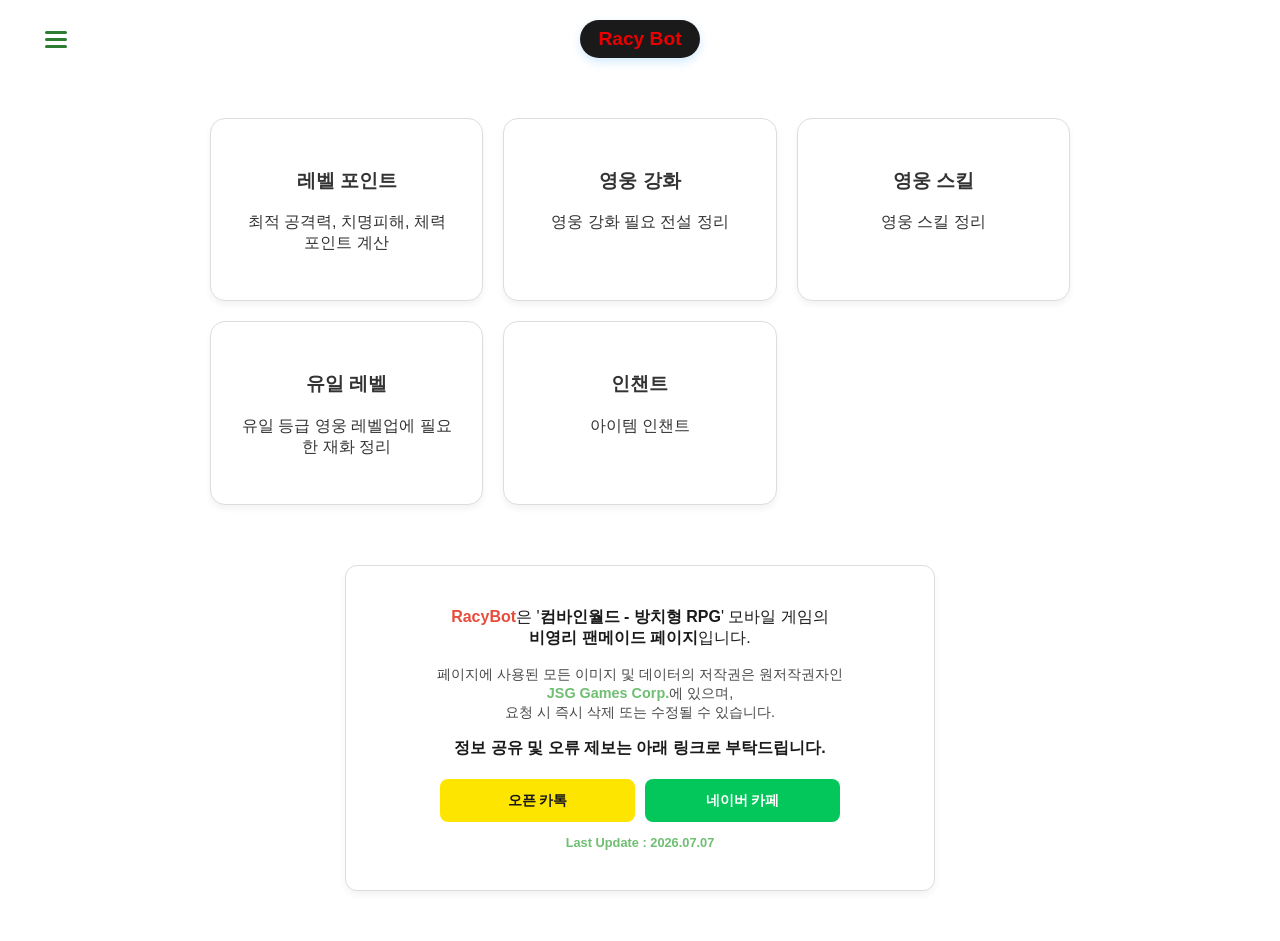
<file: index.html>
<!DOCTYPE html>
<html lang="ko">

<head>
    <meta charset="UTF-8">
    <meta name="viewport" content="width=device-width, initial-scale=1.0">
    <title>CWAPE</title>
    <link rel="stylesheet" href="style.css">
    <link rel="icon" href="./favicon.png" type="image/png">
</head>

<body>
    <header class="main-header">
        <div class="header-inner">
            <div class="nav-section left">
                <button class="hamburger-btn" onclick="toggleNavMenu()">
                    <span class="bar"></span>
                    <span class="bar"></span>
                    <span class="bar"></span>
                </button>

                <div id="navDropdown" class="nav-content">
                    <a href="statcalc.html">레벨 포인트</a>
                    <a href="hero-legend.html">영웅 강화</a>
                    <a href="hero-skill.html">영웅 스킬</a>
                    <a href="one-level.html">유일 레벨</a>
                    <a href="enchant.html">인챈트</a>

                    <div class="menu-dark-mode">
                        <span class="theme-text">Dark Mode</span>
                        <label class="theme-switch">
                            <input type="checkbox" id="darkModeToggle">
                            <div class="slider round"></div>
                        </label>
                    </div>
                </div>
            </div>

            <div class="nav-section center">
                <a href="index.html" class="logo-badge">Racy Bot</a>
            </div>

            <div class="nav-section right"></div>
        </div>
    </header>

    <div class="container">

        <div class="menu-grid">
            <a href="statcalc.html" class="menu-tile">
                <h3>레벨 포인트</h3>
                <p>최적 공격력, 치명피해, 체력 포인트 계산</p>
            </a>

            <a href="hero-legend.html" class="menu-tile">
                <h3>영웅 강화</h3>
                <p>영웅 강화 필요 전설 정리</p>
            </a>

            <a href="hero-skill.html" class="menu-tile">
                <h3>영웅 스킬</h3>
                <p>영웅 스킬 정리</p>
            </a>

            <a href="one-level.html" class="menu-tile">
                <h3>유일 레벨</h3>
                <p>유일 등급 영웅 레벨업에 필요한 재화 정리</p>
            </a>

            <a href="enchant.html" class="menu-tile">
                <h3>인챈트</h3>
                <p>아이템 인챈트</p>
            </a>
        </div>
    </div>

    <section class="info-section">
        <div class="info-card">
            <p>
                <span class="brand-name">RacyBot</span>은 '<b>컴바인월드 - 방치형 RPG</b>' 모바일 게임의<br>
                <b>비영리 팬메이드 페이지</b>입니다.
            </p>
            <p style="font-size: 0.9rem; color: var(--text); opacity: 0.8; margin-bottom: 15px;">
                페이지에 사용된 모든 이미지 및 데이터의 저작권은 원저작권자인 <br>
                <span style="color: var(--primary); font-weight: bold;">JSG Games Corp.</span>에 있으며,<br>요청 시 즉시 삭제 또는
                수정될 수 있습니다.
            </p>
            <p style="font-weight: 600; margin-bottom: 20px;">
                정보 공유 및 오류 제보는 아래 링크로 부탁드립니다.
            </p>

            <div class="contact-area">
                <div class="button-group">
                    <a href="https://open.kakao.com/o/swQLu1gc" target="_blank" class="link-btn kakao">
                        오픈 카톡
                    </a>
                    <a href="https://cafe.naver.com/combineworld/6894" target="_blank" class="link-btn cafe">
                        네이버 카페
                    </a>
                </div>
            </div>

            <p style="font-size: 0.8rem; color: var(--text); opacity: 0.8; margin-bottom: 15px;">
                <span style="color: var(--primary); font-weight: bold;">Last Update : 2026.07.07</span>
            </p>
        </div>
    </section>

    <script src="script.js"></script>
</body>

</html>
</file>
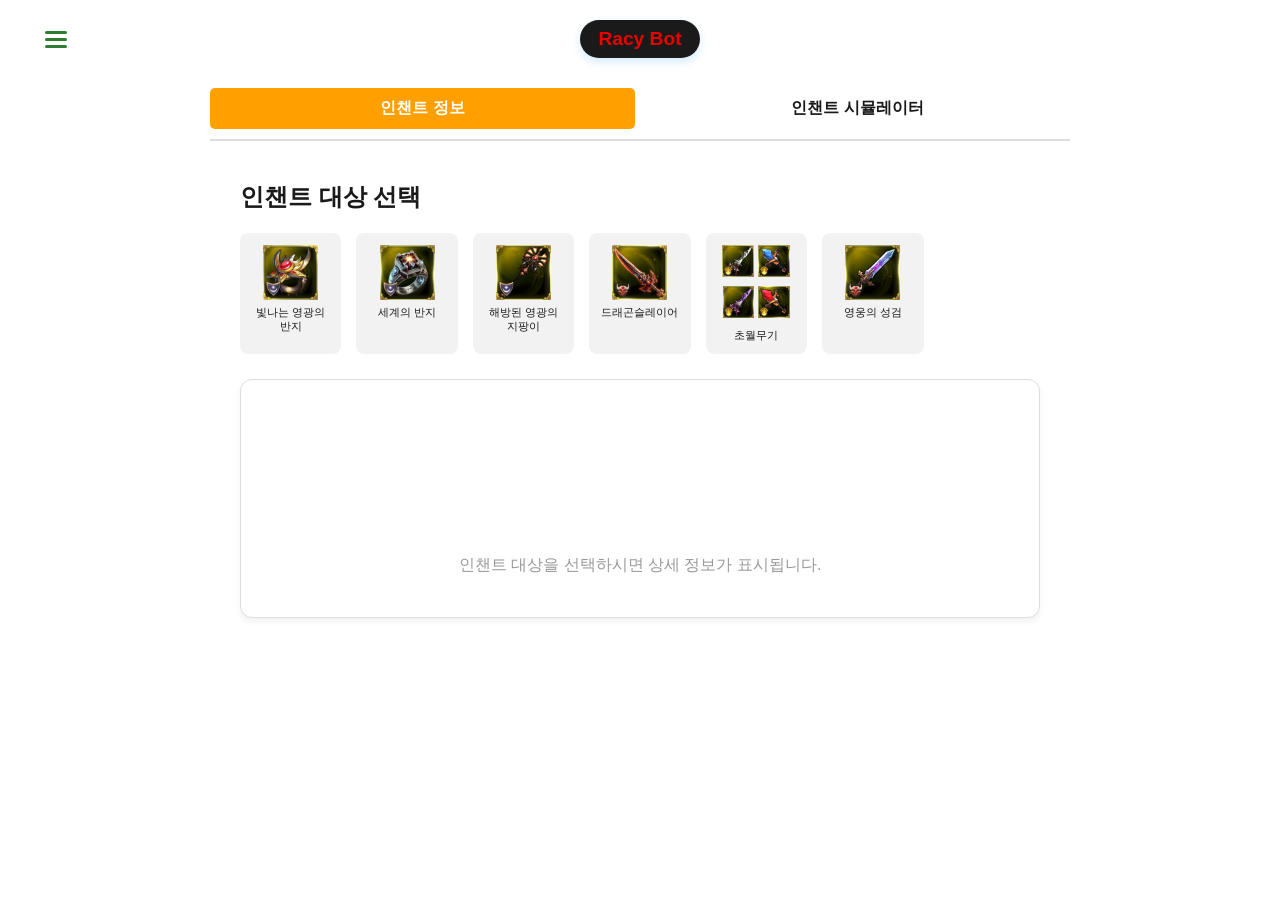
<file: enchant.html>
<!DOCTYPE html>
<html lang="ko">

<head>
    <meta charset="UTF-8">
    <meta name="viewport" content="width=device-width, initial-scale=1.0">
    <title>RacyBot</title>
    <link rel="stylesheet" href="style.css">
    <link rel="icon" href="./favicon.png" type="image/png">
</head>

<body>
    <header class="main-header">
        <div class="header-inner">
            <div class="nav-section left">
                <button class="hamburger-btn" onclick="toggleNavMenu()">
                    <span class="bar"></span>
                    <span class="bar"></span>
                    <span class="bar"></span>
                </button>

                <div id="navDropdown" class="nav-content">
                    <a href="statcalc.html">레벨 포인트</a>
                    <a href="hero-legend.html">영웅 강화</a>
                    <a href="hero-skill.html">영웅 스킬</a>
                    <a href="one-level.html">유일 레벨</a>
                    <a href="enchant.html">인챈트</a>

                    <div class="menu-dark-mode">
                        <span class="theme-text">Dark Mode</span>
                        <label class="theme-switch">
                            <input type="checkbox" id="darkModeToggle">
                            <div class="slider round"></div>
                        </label>
                    </div>
                </div>
            </div>

            <div class="nav-section center">
                <a href="index.html" class="logo-badge">Racy Bot</a>
            </div>

            <div class="nav-section right"></div>
        </div>
    </header>

    <div class="container">
        <div class="tab-menu">
            <button class="tab-btn active" onclick="switchTab('info-tab')">인챈트 정보</button>
            <button class="tab-btn" onclick="switchTab('sim-tab')">인챈트 시뮬레이터</button>
        </div>

        <div id="info-tab" class="tab-content active">
            <div class="enchant-layout">
                <aside class="enchant-list-side">
                    <h2>인챈트 대상 선택</h2>
                    <div id="enchant-item-list" class="enchant-grid">
                    </div>
                </aside>

                <main class="enchant-detail-side">
                    <div id="enchant-detail-card" class="detail-card">
                        <p class="placeholder-text">인챈트 대상을 선택하시면 상세 정보가 표시됩니다.</p>
                    </div>
                </main>
            </div>
        </div>

        <div id="sim-tab" class="tab-content">
            <div class="simulator-layout">
                <!-- 기존 sim-selector-zone 영역을 찾아서 아래 코드로 교체하세요 -->
                <div class="sim-selector-zone"
                    style="margin-bottom: 20px; font-size: 1.05rem; display: flex; align-items: center; justify-content: space-between; flex-wrap: wrap; gap: 10px;">
                    <div>
                        <label for="sim-target-select" style="font-weight: bold;">대상 아이템 선택 : </label>
                        <select id="sim-target-select" onchange="initSimulator()">
                        </select>
                    </div>

                    <!-- ✨ 이펙트 On/Off 토글 추가 -->
                    <div style="display: flex; align-items: center; gap: 10px;">
                        <span style="font-size: 0.95rem; font-weight: bold; color: var(--text);">이펙트 표시</span>
                        <label class="theme-switch">
                            <input type="checkbox" id="sim-effect-toggle" onchange="document.getElementById('sim-result-display').classList.toggle('effects-on', this.checked)">
                            <div class="slider round"></div>
                        </label>
                    </div>
                </div>
                <div class="sim-main-box">
                    <div class="sim-craft-section">
                        <div id="sim-materials-display" class="sim-materials">
                        </div>
                        <button class="action-btn" onclick="runSimulation()">인챈트 시작</button>
                    </div>
                    <div class="sim-result-section">
                        <div id="sim-result-display" class="sim-result-card">
                            <p class="placeholder-text" style="color: gray; font-size: 0.95rem;">대상 아이템을 선택하고 인챈트 버튼을
                                누르면 랜덤 옵션 결과가 표시됩니다.</p>
                        </div>
                    </div>
                </div>
            </div>
        </div>
    </div>

    <script src="enchant.js"></script>


    <script src="script.js"></script>
</body>

</html>
</file>
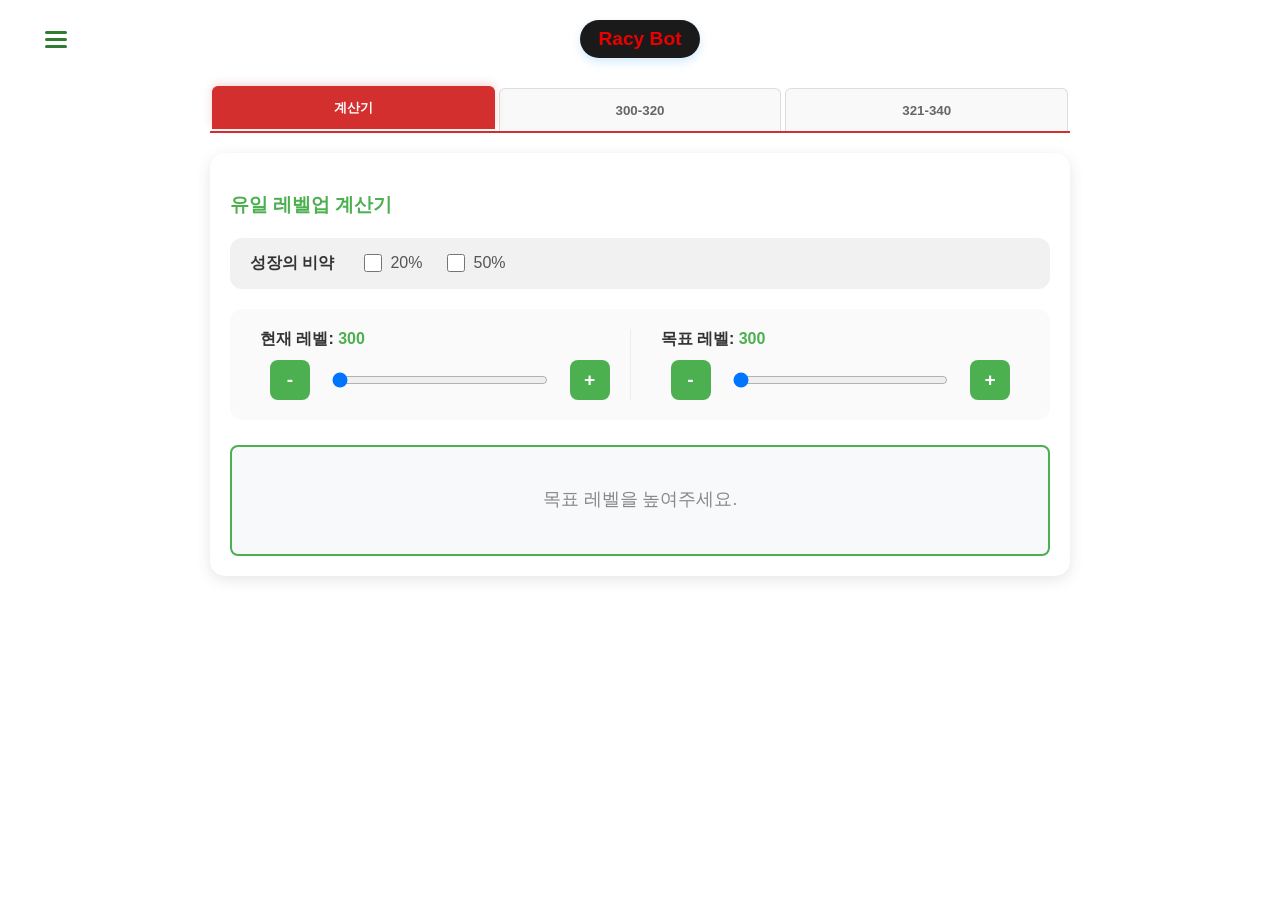
<file: one-level.html>
<!DOCTYPE html>
<html lang="ko">

<head>
    <meta charset="UTF-8">
    <meta name="viewport" content="width=device-width, initial-scale=1.0">
    <title>RacyBot</title>
    <link rel="stylesheet" href="style.css">
    <link rel="icon" href="./favicon.png" type="image/png">
</head>

<body>
    <header class="main-header">
        <div class="header-inner">
            <div class="nav-section left">
                <button class="hamburger-btn" onclick="toggleNavMenu()">
                    <span class="bar"></span>
                    <span class="bar"></span>
                    <span class="bar"></span>
                </button>

                <div id="navDropdown" class="nav-content">
                    <a href="statcalc.html">레벨 포인트</a>
                    <a href="hero-legend.html">영웅 강화</a>
                    <a href="hero-skill.html">영웅 스킬</a>
                    <a href="one-level.html">유일 레벨</a>
                    <a href="enchant.html">인챈트</a>

                    <div class="menu-dark-mode">
                        <span class="theme-text">Dark Mode</span>
                        <label class="theme-switch">
                            <input type="checkbox" id="darkModeToggle">
                            <div class="slider round"></div>
                        </label>
                    </div>
                </div>
            </div>

            <div class="nav-section center">
                <a href="index.html" class="logo-badge">Racy Bot</a>
            </div>

            <div class="nav-section right"></div>
        </div>
    </header>

    <div class="container">
        <div class="tab-container one-page-tabs">
            <button class="one-tab-btn active" onclick="changeOneTab('계산', this)">계산기</button>
            <button class="one-tab-btn" onclick="changeOneTab('300', this)">300-320</button>
            <button class="one-tab-btn" onclick="changeOneTab('321', this)">321-340</button>
        </div>

        <div id="one-table-view" class="view-section" style="display: none;">
            <div class="one-table-wrapper">
                <table class="one-level-table">
                    <thead>
                        <tr id="one-table-head"></tr>
                    </thead>
                    <tbody id="one-table-body"></tbody>
                </table>
            </div>
        </div>

        <div id="one-calc-view" class="view-section">
            <div class="calc-card">
                <h3 style="color: #4CAF50; margin-bottom: 20px;">유일 레벨업 계산기</h3>

                <div class="potion-row">
                    <label class="potion-title">성장의 비약</label>
                    <div class="potion-options">
                        <label class="potion-item">
                            <input type="checkbox" class="dc-check" value="0.2" onclick="handleOneDcCheck(this)">
                            <span>20%</span>
                        </label>
                        <label class="potion-item">
                            <input type="checkbox" class="dc-check" value="0.5" onclick="handleOneDcCheck(this)">
                            <span>50%</span>
                        </label>
                    </div>
                </div>

                <div class="level-container">
                    <div class="level-box">
                        <label class="level-label">현재 레벨: <span id="displayCurr">300</span></label>
                        <div class="slider-wrapper">
                            <button class="adjust-btn" onclick="adjustOneLv('curr', -1)">-</button>
                            <input type="range" id="sliderCurr" min="300" max="340" value="300"
                                oninput="syncOneLv('curr')">
                            <button class="adjust-btn" onclick="adjustOneLv('curr', 1)">+</button>
                        </div>
                    </div>

                    <div class="level-box">
                        <label class="level-label">목표 레벨: <span id="displayTarget">300</span></label>
                        <div class="slider-wrapper">
                            <button class="adjust-btn" onclick="adjustOneLv('target', -1)">-</button>
                            <input type="range" id="sliderTarget" min="300" max="340" value="300"
                                oninput="syncOneLv('target')">
                            <button class="adjust-btn" onclick="adjustOneLv('target', 1)">+</button>
                        </div>
                    </div>
                </div>

                <div id="one-calc-result" class="result-box" style="margin-top: 25px; border: 2px solid #4CAF50;">
                </div>
            </div>
        </div>

        <div id="one-table-view" class="view-section" style="display: none;">
            <div class="table-container">
                <table class="upgrade-table">
                    <thead>
                        <tr id="one-table-head"></tr>
                    </thead>
                    <tbody id="one-table-body"></tbody>
                </table>
            </div>
        </div>
    </div>

    <script src="script.js"></script>
</body>

</html>
</file>
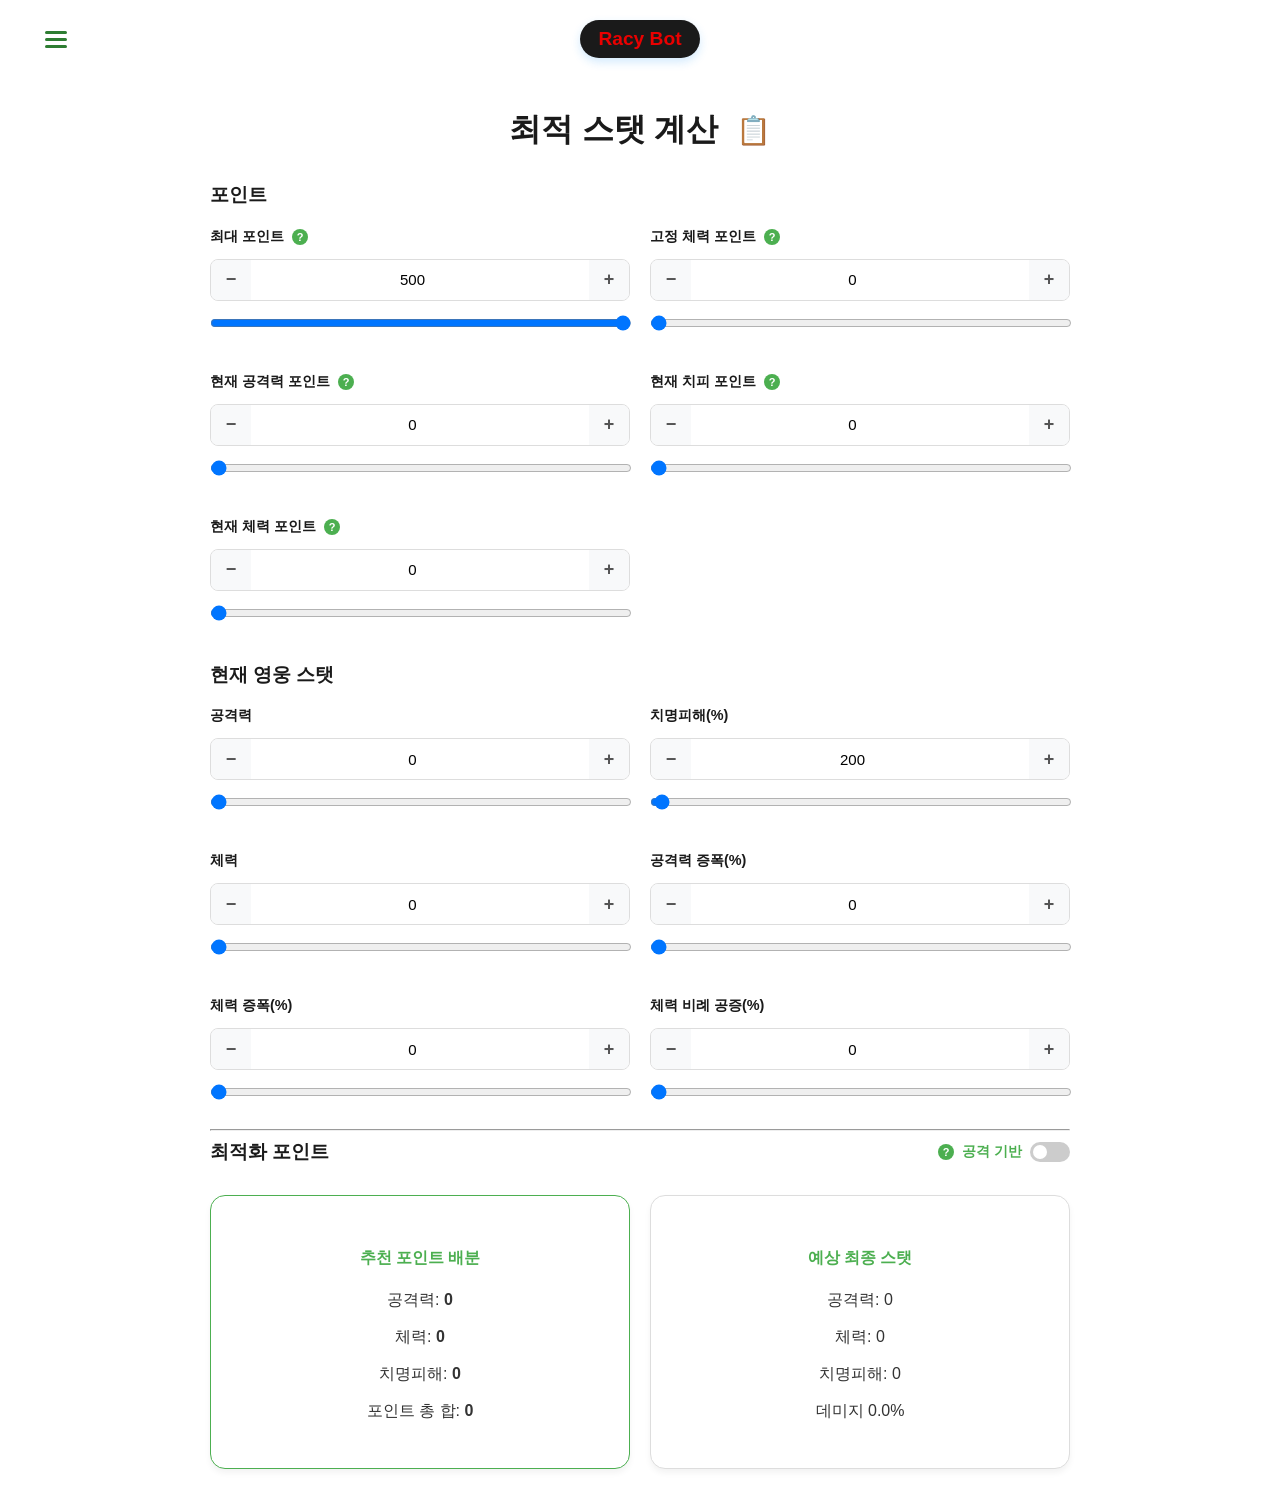
<file: statcalc.html>
<!DOCTYPE html>
<html lang="ko">

<head>
    <meta charset="UTF-8">
    <meta name="viewport" content="width=device-width, initial-scale=1.0">
    <title>RacyBot</title>
    <link rel="stylesheet" href="style.css">
    <link rel="icon" href="./favicon.png" type="image/png">
</head>

<body>
    <header class="main-header">
        <div class="header-inner">
            <div class="nav-section left">
                <button class="hamburger-btn" onclick="toggleNavMenu()">
                    <span class="bar"></span>
                    <span class="bar"></span>
                    <span class="bar"></span>
                </button>

                <div id="navDropdown" class="nav-content">
                    <a href="statcalc.html">레벨 포인트</a>
                    <a href="hero-legend.html">영웅 강화</a>
                    <a href="hero-skill.html">영웅 스킬</a>
                    <a href="one-level.html">유일 레벨</a>
                    <a href="enchant.html">인챈트</a>

                    <div class="menu-dark-mode">
                        <span class="theme-text">Dark Mode</span>
                        <label class="theme-switch">
                            <input type="checkbox" id="darkModeToggle">
                            <div class="slider round"></div>
                        </label>
                    </div>
                </div>
            </div>

            <div class="nav-section center">
                <a href="index.html" class="logo-badge">Racy Bot</a>
            </div>

            <div class="nav-section right"></div>
        </div>
    </header>


    <div class="container">
        <h1 class="main-title">최적 스탯 계산
            <span class="notice-badge" onclick="openModal()">📋</span>
        </h1>
        <section class="input-section">
            <h3>포인트 </h3>
            <!-- <h3>포인트 <span class="info-icon large-icon" data-tooltip="유일 영웅의 경우 기본 포인트 제외해야 함">?</span></h3> -->
            <div class="input-grid">
                <div class="input-item">
                    <label>최대 포인트 <span class="info-icon" data-tooltip="사용 가능한 최대 포인트">?</span></label>
                    <div class="control-wrapper">
                        <button type="button" class="btn-minus" onclick="stepUpdate('maxPoints', -1)">−</button>
                        <input type="number" id="maxPoints" value="500" min="0" max="500">
                        <button type="button" class="btn-plus" onclick="stepUpdate('maxPoints', 1)">+</button>
                    </div>
                    <input type="range" class="range-slider" min="0" max="500" step="1" value="500"
                        oninput="document.getElementById('maxPoints').value = this.value; calculateStats();">
                </div>
                <div class="input-item">
                    <label>고정 체력 포인트 <span class="info-icon"
                            data-tooltip="체력이 일정 이상 필요 할 때 고정하고 싶은 체력 포인트">?</span></label>
                    <div class="control-wrapper">
                        <button type="button" class="btn-minus" onclick="stepUpdate('fixedHpPoints', -1)">−</button>
                        <input type="number" id="fixedHpPoints" value="0" min="0" max="500">
                        <button type="button" class="btn-plus" onclick="stepUpdate('fixedHpPoints', 1)">+</button>
                    </div>
                    <input type="range" class="range-slider" min="0" max="500" step="1" value="0"
                        oninput="document.getElementById('fixedHpPoints').value = this.value; calculateStats();">
                </div>

                <div class="input-item">
                    <label>현재 공격력 포인트 <span class="info-icon" data-tooltip="현재 영웅의 공격력 포인트">?</span></label>
                    <div class="control-wrapper">
                        <button type="button" class="btn-minus" onclick="stepUpdate('attackPoints', -1)">−</button>
                        <input type="number" id="attackPoints" value="0" min="0" max="500">
                        <button type="button" class="btn-plus" onclick="stepUpdate('attackPoints', 1)">+</button>
                    </div>
                    <input type="range" class="range-slider" min="0" max="500" step="1" value="0"
                        oninput="document.getElementById('attackPoints').value = this.value; calculateStats();">
                </div>

                <div class="input-item">
                    <label>현재 치피 포인트 <span class="info-icon" data-tooltip="현재 영웅의 치명피해 포인트">?</span></label>
                    <div class="control-wrapper">
                        <button type="button" class="btn-minus" onclick="stepUpdate('critDamagePoints', -1)">−</button>
                        <input type="number" id="critDamagePoints" value="0" min="0" max="500">
                        <button type="button" class="btn-plus" onclick="stepUpdate('critDamagePoints', 1)">+</button>
                    </div>
                    <input type="range" class="range-slider" min="0" max="500" step="1" value="0"
                        oninput="document.getElementById('critDamagePoints').value = this.value; calculateStats();">
                </div>

                <div class="input-item">
                    <label>현재 체력 포인트 <span class="info-icon" data-tooltip="현재 영웅의 체력 포인트">?</span></label>
                    <div class="control-wrapper">
                        <button type="button" class="btn-minus" onclick="stepUpdate('hpPoints', -1)">−</button>
                        <input type="number" id="hpPoints" value="0" min="0" max="500">
                        <button type="button" class="btn-plus" onclick="stepUpdate('hpPoints', 1)">+</button>
                    </div>
                    <input type="range" class="range-slider" min="0" max="500" step="1" value="0"
                        oninput="document.getElementById('hpPoints').value = this.value; calculateStats();">
                </div>
            </div>

            <h3 style="margin-top: 20px;">현재 영웅 스탯</h3>
            <div class="input-grid">
                <div class="input-item">
                    <label>공격력</label>
                    <div class="control-wrapper">
                        <button type="button" class="btn-minus" onclick="stepUpdate('currentAttack', -1)">−</button>
                        <input type="number" id="currentAttack" value="0" min="0" max="30000000">
                        <button type="button" class="btn-plus" onclick="stepUpdate('currentAttack', 1)">+</button>
                    </div>
                    <input type="range" class="range-slider" min="0" max="30000000" step="10" value="0"
                        oninput="document.getElementById('currentAttack').value = this.value; calculateStats();">
                </div>

                <div class="input-item">
                    <label>치명피해(%)</label>
                    <div class="control-wrapper">
                        <button type="button" class="btn-minus" onclick="stepUpdate('currentCritDamage', -1)">−</button>
                        <input type="number" id="currentCritDamage" value="200" min="0" max="15000">
                        <button type="button" class="btn-plus" onclick="stepUpdate('currentCritDamage', 1)">+</button>
                    </div>
                    <input type="range" class="range-slider" min="100" max="15000" step="1" value="200"
                        oninput="document.getElementById('currentCritDamage').value = this.value; calculateStats();">
                </div>

                <div class="input-item">
                    <label>체력</label>
                    <div class="control-wrapper">
                        <button type="button" class="btn-minus" onclick="stepUpdate('currentHp', -1)">−</button>
                        <input type="number" id="currentHp" value="0" min="0" max="10000000">
                        <button type="button" class="btn-plus" onclick="stepUpdate('currentHp', 1)">+</button>
                    </div>
                    <input type="range" class="range-slider" min="0" max="10000000" step="1" value="0"
                        oninput="document.getElementById('currentHp').value = this.value; calculateStats();">
                </div>

                <div class="input-item">
                    <label>공격력 증폭(%)</label>
                    <div class="control-wrapper">
                        <button type="button" class="btn-minus" onclick="stepUpdate('attackMultiplier', -1)">−</button>
                        <input type="number" id="attackMultiplier" value="0" min="0" max="600" step="0.1">
                        <button type="button" class="btn-plus" onclick="stepUpdate('attackMultiplier', 1)">+</button>
                    </div>
                    <input type="range" class="range-slider" min="0" max="600" step="0.1" value="0"
                        oninput="document.getElementById('attackMultiplier').value = this.value; calculateStats();">
                </div>

                <div class="input-item">
                    <label>체력 증폭(%)</label>
                    <div class="control-wrapper">
                        <button type="button" class="btn-minus" onclick="stepUpdate('hpMultiplier', -1)">−</button>
                        <input type="number" id="hpMultiplier" value="0" min="0" max="70" step="0.1">
                        <button type="button" class="btn-plus" onclick="stepUpdate('hpMultiplier', 1)">+</button>
                    </div>
                    <input type="range" class="range-slider" min="0" max="70" step="0.1" value="0"
                        oninput="document.getElementById('hpMultiplier').value = this.value; calculateStats();">
                </div>

                <div class="input-item">
                    <label>체력 비례 공증(%)</label>
                    <div class="control-wrapper">
                        <button type="button" class="btn-minus" onclick="stepUpdate('attackScalingByHp', -1)">−</button>
                        <input type="number" id="attackScalingByHp" value="0" min="0" max="15" step="0.1">
                        <button type="button" class="btn-plus" onclick="stepUpdate('attackScalingByHp', 1)">+</button>
                    </div>
                    <input type="range" class="range-slider" min="0" max="15" step="0.1" value="0"
                        oninput="document.getElementById('attackScalingByHp').value = this.value; calculateStats();">
                </div>
            </div>
        </section>

        <hr>

        <section class="result-section">
            <div style="display: flex; justify-content: space-between; align-items: center; margin-bottom: 15px;">
                <h3 style="margin: 0;">최적화 포인트</h3>
                <div style="display: flex; align-items: center; gap: 8px;">
                    <span class="info-icon" data-tooltip="딜탱이라 공격력 대신 체력을 찍을 경우 체크 / 체력 기반일 경우 체비공 입력 필수">?</span>
                    <span id="modeText" style="font-size: 0.85em; font-weight: bold; color: #4CAF50;">공격 기반</span>
                    <label class="switch" style="position: relative; display: inline-block; width: 40px; height: 20px;">
                        <input type="checkbox" id="calcModeToggle" onchange="toggleCalcMode()"
                            style="opacity: 0; width: 0; height: 0;">
                        <span class="slider-toggle"></span>
                    </label>
                </div>
            </div>

            <div class="menu-grid">
                <div class="menu-tile" style="cursor: default; border-color: #4CAF50;">
                    <h4 style="color: #4CAF50;">추천 포인트 배분</h4>
                    <p>공격력: <strong id="finalAtkPoints">0</strong></p>
                    <p>체력: <strong id="finalHpPoints">0</strong></p>
                    <p>치명피해: <strong id="finalCritPoints">0</strong></p>
                    <p>포인트 총 합: <strong id="finalSumPoints">0</strong></p>
                </div>
                <div class="menu-tile" style="cursor: default;">
                    <h4 style="color: #4CAF50;">예상 최종 스탯</h4>
                    <p>공격력: <span id="finalAtkStat">0</span></p>
                    <p>체력: <span id="finalHpStat">0</span></p>
                    <p>치명피해: <span id="finalCritStat">0</span></p>
                    <p>데미지 <span id="finalDamageIncreaseRate">0.0%</span></p>
                </div>
            </div>
        </section>
    </div>
    <div id="guideModal" class="modal">
        <div class="modal-content">
            <span class="close-btn" onclick="closeModal()">&times;</span>
            <h3 style="color: var(--primary); margin-top: 0;">Commnet</h3>
            <hr>
            <div class="modal-body" style="text-align: left; line-height: 1.7;">
                <p>데미지는 공격력과 치명피해에 비례 관계인 것을 바탕으로 계산되었습니다.</p>
                <p>방어 무시 데미지는 치명타 데미지 대비 미미한 수준으로 가정합니다.</p>
                <p>아이템이나 스킬의 효과에 의한 버프는 계산에 포함되지 않습니다.</p>
                <p>결과값 차이가 크지 않다면 현재 스탯을 유지하셔도 무방합니다.</p>
                <p>유일 등급 영웅은 기본 포인트를 제외하고 입력해야 합니다.</p>
                <p>포인트 초기화 기능이 별도로 있으니, 스탯 재분배를 위해 레벨 초기화를 하지 않도록 주의해 주세요.</p>
            </div>
        </div>
    </div>

    <script src="script.js"></script>
</body>

</html>
</file>
<file: style.css>
/* 1. 기본 설정 (Global) */
:root {
    /* 라이트 모드 변수 정의 */
    --card: #ffffff;
    --text: #1a1a1a;  /* 흐릿한 #333보다 더 진한 검정 */
    --border: #dddddd;
    --primary: #4CAF50;
    --secondary: #3a86ff;
    --radius: 12px;
}

body.dark-mode {
    /* 다크 모드 변수 정의 */
    --card: #2a2a2a;
    --text: #ffffff;
    --border: #444444;
    
    background-color: #1e1e1e;
    color: #ffffff;
}

body {
    background-color: var(--card); /* 이제 변수를 사용합니다 */
    color: var(--text);
    font-family: sans-serif;
    padding: 10px;
    margin: 0;
    transition: background-color 0.4s, color 0.4s;
}

/* 2. 레이아웃 (Layout) */
.container {
    width: 100%; /* 전체 폭을 쓰되 */
    max-width: 800px;
    margin: 0 auto;
    padding: 70px 20px 20px 20px; /* 좌우에 고정값(20px) 여백을 줌 */
    box-sizing: border-box; /* 패딩이 전체 폭에 포함되도록 설정 */
}

/* 1. 로고를 중앙에 배치하는 컨테이너 */
.header-container {
    display: flex;
    justify-content: center;
    padding: 0px 0 10px 0; /* 위쪽 여백 15px로 깔끔하게 고정 */
    position: relative;
    width: 100%;
}

/* 2. 로고 배지 (글자 주변에만 배경색) */
.logo-badge {
    background-color: #1a1a1a;
    color: rgb(234, 0, 0);
    padding: 8px 22px; /* 상하 8px, 좌우 22px로 비율 조정 */
    border-radius: 50px; /* 완벽하게 둥근 캡슐 모양 */
    font-size: 1.25rem;
    font-weight: 800;
    text-decoration: none;
    box-shadow: 0 1px 16px rgba(33, 243, 121, 0.11);
    transition: background-color 0.2s, transform 0.2s;
}

.logo-badge:hover {
    background-color: #242424;
    transform: scale(1.03); /* 크기만 아주 살짝 키워서 클릭감 제공 */
}

/* 헤더 전체 배경 및 높이 고정 */
.main-header {
    width: 100%;
    padding: 10px 0;
    position: relative;
    top: 0;
    z-index: 1000;
}

.header-inner {
    max-width: 1200px;
    margin: 0 auto;
    display: flex;
    justify-content: space-between;
    align-items: center; /* 모든 요소의 높이 중앙 정렬 */
    padding: 0 20px;
    position: relative;
}

/* 3분할 섹션 */
.nav-section {
    flex: 1;
    display: flex;
    align-items: center;
}
.nav-section.center {
    justify-content: center;
    flex: 0 0 auto; /* 로고는 공간을 억지로 줄이지 않음 */
}
.nav-section.right {
    justify-content: flex-end;
}

/* 로고: 절대 잘리지 않게 설정 */
.logo-badge {
    background-color: #1a1a1a;
    color: rgb(234, 0, 0);
    padding: 8px 18px;
    border-radius: 50px;
    font-size: 1.2rem;
    font-weight: 800;
    text-decoration: none;
    white-space: nowrap; /* 글자 잘림/줄바꿈 방지 필수! */
    box-shadow: 0 4px 10px rgba(33, 150, 243, 0.2);
}

/* 하단 안내 섹션 */
.info-section {
    margin: 40px auto;      /* 위아래 40px 여백, 중앙 정렬 */
    max-width: 600px;       /* PC에선 메뉴 2개 정도 너비 */
    width: auto;            /* [수정] 100% 대신 auto를 써서 부모 패딩 안으로 쏙 들어가게 함 */
    text-align: center;
    /* 모바일에서 다른 메뉴 타일들과 좌우 간격을 맞추기 위해 */
    box-sizing: border-box; 
}

.info-card {
    background-color: var(--card);
    border: 1px solid var(--border);
    border-radius: var(--radius); /* 메뉴와 동일한 둥글기 */
    padding: 25px;
    box-shadow: 0 4px 6px rgba(0,0,0,0.05);
    
    /* [추가] 모바일에서 박스 자체가 너무 찰싹 붙지 않게 */
    margin: 0 5px; 
}

/* 다크모드 대응 */
body.dark-mode .info-card {
    background-color: #2c2c2c;
    border-color: #444;
}

/* 문의처 영역 정렬 */
.contact-area {
    margin-top: 20px;
    display: flex;
    flex-direction: column;
    gap: 12px; /* 줄 간격 */
    align-items: center; /* 가로 중앙 정렬 */
}

.contact-row {
    display: flex;
    align-items: center;
    gap: 10px;
    font-weight: bold;
    color: var(--text);
    font-size: 0.95rem;
}

/* 버튼 공통 스타일 */
.link-btn {
    text-decoration: none;
    padding: 6px 14px;
    border-radius: 6px;
    font-size: 0.85rem;
    font-weight: bold;
    transition: transform 0.2s, filter 0.2s;
    display: inline-block;
}

.link-btn:hover {
    transform: translateY(-2px);
    filter: brightness(0.95);
}

/* 카톡 버튼 (노란색) */
.link-btn.kakao {
    background-color: #FEE500;
    color: #191919;
}

/* 네이버 카페 버튼 (초록색) */
.link-btn.cafe {
    background-color: #03C75A;
    color: #fff;
}

/* 다크모드 대응 */
body.dark-mode .info-card {
    background-color: #2c2c2c;
    box-shadow: 0 4px 15px rgba(0,0,0,0.2);
}

.contact-area {
    margin-top: 20px;
    display: flex;
    justify-content: center; /* 중앙 정렬 */
}

.button-group {
    display: flex;
    gap: 10px; /* 버튼 사이 간격 */
    width: 100%;
    max-width: 400px; /* 너무 퍼지지 않게 제한 */
}

.link-btn {
    flex: 1; /* 버튼 너비를 동일하게 배분 */
    display: flex;
    align-items: center;
    justify-content: center;
    padding: 12px 10px;
    border-radius: 8px;
    text-decoration: none;
    font-weight: bold;
    font-size: 0.9rem;
    transition: transform 0.2s, opacity 0.2s;
}

.brand-name {
    color: #e74c3c; /* 포인트 레드 색상 */
    font-weight: bold;
}

/* 카카오톡 버튼 색상 */
.kakao {
    background-color: #FEE500;
    color: #3C1E1E;
}

/* 네이버 카페 버튼 색상 */
.cafe {
    background-color: #03C75A;
    color: #fff;
}

.link-btn:hover {
    opacity: 0.9;
    transform: translateY(-2px); /* 살짝 떠오르는 효과 */
}

/* 햄버거 버튼 */
.hamburger-btn {
    background: none;
    border: none;
    cursor: pointer;
    display: flex;
    flex-direction: column;
    gap: 4px; /* 바 사이 간격 */
    padding: 5px;
}
.bar {
    width: 22px;
    height: 3px;
    background-color: #2E7D32;
    border-radius: 2px;
}

/* 드롭다운: 목록이 수직으로 나오게 설정 */
.nav-content {
    display: none;
    flex-direction: column;
    position: absolute;
    top: 50px;
    left: 20px;
    background-color: white;
    min-width: 200px;
    border-radius: 12px;
    box-shadow: 0 10px 25px rgba(0,0,0,0.15);
    flex-direction: column; /* 목록을 세로로 정렬! */
    overflow: hidden;
}

/* 메뉴 내부 다크모드 섹션 */
.menu-dark-mode {
    display: flex;
    justify-content: space-between;
    align-items: center;
    padding: 15px 20px;
    background-color: #f9f9f9; 
    border-top: 1px solid #eee;
}

/* 2. 다크모드 활성화 시 (구분감 확실하게!) */
body.dark-mode .menu-dark-mode {
    /* 배경을 메뉴 리스트보다 아주 살짝 더 어둡게 해서 구분감을 줍니다 */
    background-color: #242424; 
    border-top: 1px solid #444;
}

/* 3. 다크모드일 때 글자색 강제 설정 */
body.dark-mode .menu-dark-mode .theme-text {
    color: #ffffff !important; /* 순백색으로 올려서 가독성 확보 */
    font-weight: 700; /* 글자를 조금 더 두껍게 해서 강조 */
    opacity: 0.9; /* 너무 눈부시지 않게 살짝만 조절 */
}

/* (보너스) 햄버거 메뉴 리스트 자체의 다크모드 배경도 점검 */
body.dark-mode .nav-content {
    background-color: #2c2c2c; /* 전체 메뉴 배경 */
    border: 1px solid #444;
}

/* 메뉴 안의 텍스트 스타일 */
.menu-dark-mode .theme-text {
    font-size: 0.9rem;
    font-weight: 600;
    color: #555;
}

body.dark-mode .menu-dark-mode .theme-text {
    color: #ccc;
}

/* 오른쪽 섹션이 비어도 중앙 정렬을 유지하기 위해 */
.nav-section.right {
    flex: 1; 
}

.nav-content.show { display: flex; } /* 열릴 때 flex로 변경 */

.nav-content a {
    padding: 15px 20px;
    text-decoration: none;
    color: #333;
    font-weight: 600;
    border-bottom: 1px solid #f0f0f0;
}
.nav-content a:last-child { border-bottom: none; }
.nav-content a:hover { background-color: #f8f9fa; }

/* 다크모드 대응 */
body.dark-mode .nav-content { background-color: #2c2c2c; }
body.dark-mode .nav-content a { color: #eee; border-color: #3d3d3d; }
body.dark-mode .nav-content a:hover { background-color: #3d3d3d; }

/* 3. 다크모드 토글 스위치 (Component) */
.theme-switch-wrapper {
    display: flex;
    align-items: center;
    gap: 10px;
    /* absolute와 top을 제거하여 부모(.header-inner)의 align-items: center 설정을 따르게 합니다 */
    position: relative; 
    /* 오른쪽 끝 정렬은 이미 부모의 justify-content: space-between이 해주고 있으므로 여백 설정 불필요 */
}

.theme-switch {
    display: inline-block;
    height: 24px;
    position: relative;
    width: 44px;
}

.theme-switch input {
    display: none;
}

.slider {
    background-color: #ccc;
    position: absolute;
    cursor: pointer;
    top: 0; left: 0; right: 0; bottom: 0;
    transition: 0.4s;
    border-radius: 34px;
}

.slider:before {
    background-color: #fff;
    content: "";
    height: 18px;
    width: 18px;
    left: 3px;
    bottom: 3px;
    position: absolute;
    transition: 0.4s;
    border-radius: 50%;
    box-shadow: 0 2px 5px rgba(0,0,0,0.2);
}

input:checked + .slider {
    background-color: #2E7D32;
}

input:checked + .slider:before {
    transform: translateX(20px);
}

/* 텍스트 높이 정렬 */
.theme-text {
    font-size: 14px;
    font-weight: 500;
    line-height: 1; /* 텍스트 줄높이를 맞춰서 스위치와 수평을 맞춤 */
}

.adjust-btn {
    width: 40px;
    height: 40px;
    border: none;
    background: #4CAF50;
    color: white;
    font-size: 1.2rem;
    font-weight: bold;
    border-radius: 8px;
    cursor: pointer;
    margin: 0 10px;
}

.adjust-btn:active {
    background: #388E3C;
    transform: scale(0.95);
}

input[type=range] {
    cursor: pointer;
}


/* 4. 메인 메뉴 타일 (index.html 전용) */
.menu-grid {
    display: grid;
    grid-template-columns: repeat(auto-fit, minmax(250px, 1fr));
    gap: 20px;
    margin-top: 30px;
}

.menu-tile {
    background: white;
    border: 1px solid #ddd;
    border-radius: 15px;
    padding: 30px;
    text-align: center;
    text-decoration: none;
    color: #333;
    transition: transform 0.2s, box-shadow 0.2s;
    box-shadow: 0 4px 6px rgba(0,0,0,0.05);
}

.menu-tile:hover {
    transform: translateY(-5px);
    box-shadow: 0 8px 15px rgba(0,0,0,0.1);
}

/* 5. 계산기 입력창 (calculator.html 전용) */

/* 기본 가로 배치 (PC) */
.input-grid {
    display: grid;
    grid-template-columns: repeat(2, 1fr); /* PC에선 2열 */
    gap: 20px;
}

/* 모바일 대응 (768px 이하) */
@media (max-width: 768px) {
    .input-grid {
        grid-template-columns: 1fr; /* 모바일에선 1열 */
    }

    .control-wrapper {
        display: flex;
        align-items: center;
        gap: 10px;
    }

    .control-wrapper input {
        flex: 1; /* 인풋이 가운데 꽉 차게 */
        text-align: center;
    }

    /* +, - 버튼 스타일 */
    .btn-minus, .btn-plus {
        width: 40px;
        height: 40px;
        background-color: #f0f0f0;
        border: 1px solid #ddd;
        border-radius: 4px;
        font-size: 20px;
        cursor: pointer;
    }
    
    body.dark-mode .btn-minus, 
    body.dark-mode .btn-plus {
        background-color: #444;
        color: white;
        border-color: #555;
    }
}

input[type="range"].range-slider {
    width: 100%; 
    margin: 5px 0;
    /* 브라우저가 기본으로 넣는 양옆 여백을 제거 */
    padding: 0; 
    cursor: pointer;
    /* 슬라이더 높이를 고정해서 위치 이탈 방지 */
}

/* 버튼과 인풋을 감싸는 컨테이너 */
.control-wrapper {
    display: flex;
    align-items: center;
    border: 1px solid #ddd;
    border-radius: 8px; /* 전체를 둥글게 */
    overflow: hidden; /* 내부 요소가 삐져나오지 않게 */
    background: #fff;
    transition: border-color 0.3s;
}

/* 스위치 토글 디자인 */
.slider-toggle {
    position: absolute;
    cursor: pointer;
    top: 0; left: 0; right: 0; bottom: 0;
    background-color: #ccc;
    transition: .4s;
    border-radius: 20px;
}
.slider-toggle:before {
    position: absolute;
    content: "";
    height: 14px; width: 14px;
    left: 3px; bottom: 3px;
    background-color: white;
    transition: .4s;
    border-radius: 50%;
}
input:checked + .slider-toggle { background-color: #2196F3; } /* 체크 시 파란색(체력) */
input:checked + .slider-toggle:before { transform: translateX(20px); }


/* 포커스 되었을 때 테두리를 초록색으로! */
.control-wrapper:focus-within {
    border-color: #4CAF50;
    box-shadow: 0 0 0 2px rgba(76, 175, 80, 0.1);
}

/* +, - 버튼 공통 스타일 */
.btn-minus, .btn-plus {
    width: 40px;
    height: 40px;
    background-color: #f8f9fa;
    border: none; /* 기존 테두리 제거 */
    font-size: 18px;
    font-weight: bold;
    color: #555;
    cursor: pointer;
    transition: background 0.2s, color 0.2s;
}

/* 마우스 올렸을 때 (PC용 효과) */
.btn-minus:hover, .btn-plus:hover {
    background-color: #e9ecef;
    color: #4CAF50; /* 글자도 초록색으로 */
}

/* 숫자 입력창 스타일 */
.control-wrapper input[type="number"] {
    flex: 1;
    height: 15px;
    border: none !important; /* 내부 테두리 제거 */
    text-align: center;
    font-size: 15px;
    outline: none;
    background: transparent;
}

/* 다크모드 대응 */
body.dark-mode .control-wrapper {
    background: #333;
    border-color: #444;
}
body.dark-mode .btn-minus, 
body.dark-mode .btn-plus {
    background-color: #3d3d3d;
    color: #ccc;
}
body.dark-mode .btn-minus:hover, 
body.dark-mode .btn-plus:hover {
    background-color: #4a4a4a;
    color: #4CAF50;
}

.input-item {
    display: flex;
    flex-direction: column;
}

.input-item label {
    font-size: 0.9rem;
    margin-bottom: 5px;
    font-weight: bold;
}

.input-item input {
    padding: 8px;
    border: 1px solid #ccc;
    border-radius: 4px;
}

/* 모달 배경 */
.modal {
    display: none;
    position: fixed;
    z-index: 2000;
    left: 0; top: 0;
    width: 100%; height: 100%;
    background-color: rgba(0, 0, 0, 0.7);
    backdrop-filter: blur(5px);
}

/* 모달 컨텐츠 박스 */
.modal-content {
    background-color: var(--card); /* 상단에서 정의한 변수 사용 */
    color: var(--text);           /* 상단에서 정의한 변수 사용 */
    margin: 15% auto;
    padding: 30px;
    border-radius: var(--radius);
    width: 85%;
    max-width: 500px;
    position: relative;
    box-shadow: 0 15px 40px rgba(0,0,0,0.2);
    border: 1px solid var(--border);
    border-top: 5px solid var(--secondary); /* 확성기 테마 색상 */
    transition: background-color 0.3s, color 0.3s;
}

/* 닫기 버튼 */
.close-btn {
    position: absolute;
    right: 20px; top: 15px;
    font-size: 30px;
    cursor: pointer;
    color: #888;
}
.close-btn:hover { color: var(--primary); }

/* 모달 내부 문단 가독성 */
.modal-body p {
    color: var(--text);
    opacity: 1; /* 흐릿함 방지 */
    line-height: 1.7;
    margin-bottom: 12px;
    font-weight: 500; /* 글자를 살짝 두껍게 */
}

.main-title {
    display: flex;
    align-items: center;    /* 아이콘과 텍스트 높이 맞춤 */
    justify-content: center; /* 가로 중앙 정렬 */
    text-align: center;
    margin-top: 20px;
    margin-bottom: 30px;
    gap: 10px;
    width: 100%;
}

.notice-badge {
    display: inline-flex;
    align-items: center;
    justify-content: center;
    
    /* 배경 및 테두리 제거 */
    background: none !important;
    border: none !important;
    box-shadow: none !important;
    
    /* [수정 포인트] 위로 4px 이동 (음수값이 위로 올라가는 것) */
    transform: translateY(-0px);

    /* 크기 및 위치 조정 */
    width: auto;   /* 고정 크기 해제 */
    height: auto;
    font-size: 28px; /* 아이콘 크기를 시원하게 키움 */
    cursor: pointer;
    vertical-align: middle;
    margin-left: 8px;
    
    /* 약간의 애니메이션만 유지 */
    transition: transform 0.2s ease;
}

.notice-badge:hover {
    transform: scale(1.2); /* 마우스 올리면 살짝 커지며 회전 */
}

.notice-badge:active {
    transform: scale(0.9); /* 클릭 시 쏙 들어가는 느낌 */
}

.modal-content h3 {
    display: flex;
    align-items: center;
    gap: 8px;
}

.modal-content h3::before {
    content: '📋'; /* 제목 앞에 추가 */
}

/* 모달 컨텐츠 박스 */
.modal-content {
    /* 1. 배경색: 변수가 없으면 흰색을 기본으로 하되, 다크모드 클래스에 따라 변하게 함 */
    background-color: var(--card) !important; 
    
    /* 2. 글자색: 배경에 맞춰 자동으로 변하도록 설정 */
    color: var(--text) !important; 
    
    margin: 15% auto;
    padding: 30px;
    border-radius: var(--radius);
    width: 85%;
    max-width: 500px;
    position: relative;
    box-shadow: 0 15px 40px rgba(0,0,0,0.4); /* 그림자도 좀 더 깊게 */
    border: 1px solid var(--border);
    
    /* 혹시 모를 대비: 변수가 아예 안 먹을 때를 위한 기본 배경 (다크모드 우선) */
    transition: background-color 0.3s, color 0.3s;
}

/* 모달 제목 */
.modal-title {
    color: var(--primary) !important;
    font-weight: bold;
    font-size: 1.2rem;
}

/* 구분선도 다크모드 변수 사용 */
.modal-content hr {
    border: 0;
    border-top: 1px solid var(--border);
    margin: 15px 0;
}

/* 스탯 상승 (+) */
.stat-up {
    color: #e53935; /* 강조용 빨간색 */
    font-weight: bold;
}

/* 스탯 하락 (-) */
.stat-down {
    color: #1e88e5; /* 하락용 파란색 */
    font-weight: bold;
}

/* 변화 없음 */
.stat-none {
    color: #9e9e9e; /* 회색 */
}

/* 1. 인풋 아이템 배치 간격 조정 */
.input-item {
    display: flex;
    flex-direction: column;
    gap: 8px;
    margin-bottom: 15px;
}

/* 포인트 옆의 커다란 툴팁 아이콘 전용 */
.info-icon.large-icon {
    width: 22px;         /* 크기 확대 */
    height: 22px;        /* 크기 확대 */
    font-size: 15px;     /* 물음표 글자 크기 확대 */
    line-height: 22px;   /* 원의 높이와 맞춰서 중앙 정렬 */
    vertical-align: middle; /* 글자 라인에 맞춤 */
    margin-bottom: 2px;  /* 미세한 높이 조절 */
}

/* 2. 툴팁 아이콘 스타일 (초록색 상징색 활용) */
.info-icon {
    display: inline-block;
    width: 16px;
    height: 16px;
    background-color: #4CAF50;
    color: white;
    border-radius: 50%;
    text-align: center;
    font-size: 11px;
    line-height: 16px;
    cursor: help;
    margin-left: 4px;
    position: relative;
    font-weight: bold;
}

/* 3. 툴팁 박스 기본 설정 (숨김 상태) */
.info-icon::after {
    content: attr(data-tooltip);
    position: absolute;
    bottom: 130%;
    left: 50%;
    transform: translateX(-50%);
    background-color: rgba(0, 0, 0, 0.85);
    color: #fff;
    padding: 8px 12px;
    border-radius: 6px;
    font-size: 12px;
    width: 180px;
    white-space: normal;
    z-index: 999;
    opacity: 0;
    visibility: hidden;
    transition: opacity 0.2s ease-in-out;
    pointer-events: none; /* 툴팁이 마우스 흐름을 방해하지 않도록 */
    box-shadow: 0 4px 10px rgba(0,0,0,0.3);
}

/* 4. PC 마우스 오버 & 모바일 터치 시 노출 */
.info-icon:hover::after,
.info-icon:active::after {
    opacity: 1;
    visibility: visible;
}

/* 다크모드일 때 툴팁 색상 대비 (선택 사항) */
body.dark-mode .info-icon::after {
    background-color: #ffffff;
    color: #222;
}

/* 6. 다크모드 상세 대응 (Dark Mode Overrides) */
body.dark-mode .menu-tile {
    background: #2d2d2d;
    color: white;
    border-color: #444;
}

body.dark-mode .input-item input {
    background-color: #333;
    color: white;
    border-color: #555;
}

/* 컨테이너 및 표 중앙 정렬 */
.container {
    max-width: 900px; /* 표가 길어지므로 폭을 살짝 넓힘 */
    margin: 0 auto;
    padding: 20px;
}

/* 탭 스타일 */
.tab-container {
    display: flex;
    margin-bottom: 20px;
    /* 여기서 border-bottom 코드가 있다면 삭제하거나 기본값으로 둡니다 */
}

/* [핵심] 유일 레벨 페이지 전용 빨간 줄 설정 */
.tab-container.one-page-tabs {
    border-bottom: 2px solid #d32f2f; /* 이 줄이 유일 레벨 페이지만 적용됨 */
}

/* 탭 버튼 스타일 */
.tab-btn {
    flex: 1; /* 4개 버튼이 동일한 너비를 가지도록 함 */
    padding: 10px 2px; /* 좌우 패딩을 최소화(2px) */
    font-size: 0.9rem; /* 폰트 크기를 살짝 줄임 */
    white-space: nowrap; /* 글자가 절대 줄바꿈되지 않게 함 */
    text-align: center;
    border-radius: 6px;
}

/* 모바일 전용 (더 작은 화면 대응) */
@media (max-width: 380px) {
    .tab-btn {
        font-size: 0.8rem; /* 아주 작은 화면에선 폰트를 더 작게 */
        padding: 8px 1px;
    }
}

/* 인게임 색상 적용 */
.tab-btn:nth-child(1).active { background-color: #FFA000; color: white; } /* 전설: 주황 */
.tab-btn:nth-child(2).active { background-color: #D32F2F; color: white; } /* 신화: 빨강 */
.tab-btn:nth-child(3).active { background-color: #FDD835; color: #333; }  /* 유일: 노랑 */
.tab-btn.active.calc-tab {
    background-color: #4CAF50; /* 초록색 */
    color: white;
    border-color: #388E3C;
}

/* 계산기 내부 버튼도 초록색으로 맞춤 */
.do-calc-btn {
    width: 100%;
    padding: 15px;
    background: #4CAF50; /* 초록색으로 변경 */
    color: white;
    border: none;
    border-radius: 8px;
    font-size: 1.1rem;
    font-weight: bold;
    cursor: pointer;
    margin-top: 10px;
    transition: background 0.2s;
}

.do-calc-btn:active {
    background: #388E3C;
}

/* 유일 전용 탭 버튼 - 둥근 모서리 디자인 */
.one-tab-btn {
    flex: 1;
    padding: 12px;
    border: 1px solid #ddd;
    background-color: #f9f9f9; 
    cursor: pointer;
    font-weight: bold;
    color: #666;
    
    /* [포인트] 상단 모서리만 둥글게 (영웅 강화 느낌) */
    border-top-left-radius: 6px;
    border-top-right-radius: 6px;
    
    /* 버튼 사이 간격을 살짝 주면 더 둥근게 잘 보여요 */
    margin: 0 2px; 
    
    outline: none;
    transition: all 0.2s ease;
    border-bottom: none; /* 탭 느낌을 내기 위해 아래 선은 제거 */
}

/* 활성화된 탭 (빨간색 + 둥근 느낌 강조) */
.one-tab-btn.active {
    background-color: #d32f2f;
    color: #ffffff;
    border-color: #d32f2f;
    /* 클릭된 느낌을 주기 위해 살짝 위로 솟아오르는 효과 */
    transform: translateY(-2px);
    box-shadow: 0 -2px 10px rgba(211, 47, 47, 0.2);
}

/* 1. 유일 전용 탭 활성화 색상 (빨간색) */
.one-tab-btn.active {
    background: #d32f2f !important;
    color: white !important;
}

/* 다크모드에서도 둥근 테두리 색상 조절 */
body.dark-mode .one-tab-btn {
    background-color: #2c2c2c;
    border-color: #444;
    color: #aaa;
}

/* 2. 표가 쏠리지 않도록 감싸는 래퍼 */
.one-table-wrapper {
    width: 100%;
    overflow-x: auto; /* 모바일 대응 */
    display: flex;
    justify-content: center; /* 표를 중앙으로 */
}

/* 3. 유일 전용 표 스타일 */
.one-level-table {
    width: 100%;
    max-width: 800px;    /* 너무 퍼지지 않게 적정 너비 고정 */
    border-collapse: collapse;
    table-layout: fixed; /* 셀 너비 고정으로 쏠림 방지 */
    margin: 10px auto;   /* 확실한 중앙 정렬 */
}

.one-level-table th, 
.one-level-table td {
    border-bottom: 1px solid #eee;
    padding: 12px 5px;
    text-align: center;  /* 텍스트 중앙 정렬 */
    font-size: 0.9rem;
    word-break: keep-all;
}

/* 다크모드 대응 */
body.dark-mode .one-level-table th,
body.dark-mode .one-level-table td {
    border-color: #444;
}

/* 4. 열 너비 배분 (전체 100%) */
.one-level-table th:nth-child(1) { width: 15%; } /* 레벨 */
.one-level-table th:nth-child(2) { width: 30%; } /* 마정석 */
.one-level-table th:nth-child(3) { width: 40%; } /* 골드 */
.one-level-table th:nth-child(4) { width: 15%; } /* 포인트 */

.shortcut-guide {
    margin-top: 25px;
    padding: 15px;
    background-color: rgba(0, 0, 0, 0.03);
    border-radius: 8px;
    border: 1px dashed #ccc;
    text-align: left; /* 왼쪽 정렬로 변경하여 안정감 부여 */
}

/* 제목 부분도 똑같이 적용하고 싶다면 */
.shortcut-guide h4 {
    margin-top: 0;
    margin-bottom: 15px;
    font-size: 15px;
    color: var(--text-color); /* 제목도 모드에 따라 하얗게/검게 변함 */
    text-align: center;
    font-weight: bold;
}

/* 핵심: PC에서는 2열, 모바일에서는 1열 */
.guide-grid {
    display: grid;
    grid-template-columns: 1fr 1fr; /* 기본 2열 배치 */
    gap: 12px 20px; /* 행과 열 간격 설정 */
}

.guide-item {
    display: flex;
    justify-content: space-between;
    align-items: center;
    font-size: 13px;
    border-bottom: 1px solid rgba(0,0,0,0.05); /* 항목 간 구분선 */
    padding-bottom: 4px;
}

.guide-item .label {
    /* 계산 버튼이나 일반 텍스트처럼 모드에 따라 자동 변경되는 변수 사용 */
    color: var(--text-color); 
    font-weight: 600; /* 조금 더 또렷하게 보이도록 두께 유지 */
}

.guide-item .value {
    font-weight: bold;
    color: #d32f2f;
}

/* 모바일 화면 (너비가 좁을 때) 처리 */
@media (max-width: 600px) {
    .guide-grid {
        grid-template-columns: 1fr; /* 모바일은 다시 1열로 */
        gap: 8px;
    }
}


/* 성장의 비약 전체 행 */
.potion-row {
    display: flex;
    align-items: center; /* [핵심] 높낮이를 중앙으로 칼정렬 */
    background: rgba(0,0,0,0.03);
    padding: 15px 20px;
    border-radius: 12px;
    margin-bottom: 20px;
    gap: 30px; /* 문구와 옵션 사이 간격 넉넉히 */
}

/* '성장의 비약' 문구 */
.potion-title {
    font-weight: bold;
    font-size: 1rem;
    color: #333;
    white-space: nowrap; /* 줄바꿈 방지 */
}

/* 체크박스 그룹 */
.potion-options {
    display: flex;
    gap: 25px; /* 20%와 50% 사이 간격 */
    flex: 1;
}

/* 개별 체크박스 아이템 */
.potion-item {
    display: flex;
    align-items: center; /* 체크박스와 숫자 높낮이 맞춤 */
    gap: 8px; /* 체크박스와 숫자 사이 간격 */
    cursor: pointer;
    font-size: 1rem;
    color: #555;
    transition: color 0.2s;
}

.potion-item:hover {
    color: #d32f2f; /* 마우스 올리면 빨간색 강조 */
}

/* 체크박스 크기 조절 (너무 작아서 안맞아 보일 수 있음) */
.potion-item input[type="checkbox"] {
    width: 18px;
    height: 18px;
    cursor: pointer;
    margin: 0; /* 기본 마진 제거해서 뒤틀림 방지 */
}

/* 모바일 대응 */
@media (max-width: 600px) {
    .potion-row {
        gap: 15px;
        padding: 12px;
    }
    .potion-options {
        gap: 15px;
    }
}

/* [공통] 성장의 비약 행 스타일 */
.potion-row {
    display: flex;
    align-items: center; /* 수평 정렬 */
    background: #f1f1f1; /* 밝은 모드 배경 */
    padding: 15px 20px;
    border-radius: 12px;
    margin-bottom: 20px;
    gap: 30px;
    transition: background 0.3s, color 0.3s;
}

.potion-title {
    font-weight: bold;
    white-space: nowrap;
    color: #333;
}

.potion-options {
    display: flex;
    gap: 25px;
    align-items: center; /* 내부 아이템들도 수평 정렬 */
}

.potion-item {
    display: flex;
    align-items: center;
    gap: 8px;
    cursor: pointer;
    line-height: 1; /* 텍스트 높이 초기화로 수평 맞춤 */
}

/* 체크박스 자체 마진 제거 (높낮이 뒤틀림 주범) */
.potion-item input[type="checkbox"] {
    margin: 0;
    width: 18px;
    height: 18px;
    vertical-align: middle;
}

/* 전체 컨테이너 배경 및 간격 */
.level-container {
    display: flex;
    flex-direction: column; /* 기본(모바일): 세로 정렬 */
    gap: 20px;
    background: rgba(0,0,0,0.02);
    padding: 20px;
    border-radius: 12px;
    margin-bottom: 20px;
}

/* 개별 레벨 박스 */
.level-box {
    display: flex;
    flex-direction: column;
    gap: 10px;
}

/* 라벨 스타일 */
.level-label {
    font-weight: bold;
    font-size: 1rem;
    color: #333;
}
.level-label span { color: #4CAF50; }

/* 슬라이더와 +/- 버튼 정렬 */
.slider-wrapper {
    display: flex;
    align-items: center;
    gap: 10px;
}
.slider-wrapper input[type="range"] {
    flex: 1;
}

/* ==========================================
   💻 PC 버전 (600px 이상): 가로 병렬 배치
   ========================================== */
@media (min-width: 601px) {
    .level-container {
        flex-direction: row; /* 가로로 배치 */
        justify-content: space-between;
    }

    .level-box {
        flex: 1; /* 반씩 나눠 가짐 */
        padding: 0 10px;
    }

    /* 중간에 구분선 효과 (선택사항) */
    .level-box:first-child {
        border-right: 1px solid rgba(0,0,0,0.05);
    }
}

/* 다크모드 대응 */
body.dark-mode .level-container { background: rgba(255,255,255,0.05); }
body.dark-mode .level-label { color: #eee; }
body.dark-mode .level-box:first-child { border-right-color: rgba(255,255,255,0.1); }

/* ==========================================
   🌙 다크 모드 대응 (body.dark-mode 기준)
   ========================================== */
body.dark-mode .potion-row {
    background: #2c2c2c; /* 다크모드용 어두운 배경 */
}

body.dark-mode .potion-title {
    color: #eee; /* 밝은 글자색 */
}

body.dark-mode .potion-item {
    color: #bbb;
}

body.dark-mode .potion-item:hover {
    color: #ff4d4d; /* 다크모드 강조색 */
}

/* 모바일 간격 조정 */
@media (max-width: 600px) {
    .potion-row {
        gap: 15px;
        padding: 12px;
    }
}

/* 탭 활성화 상태 (인게임 컬러) */
.tab-btn.active:nth-child(1) { background-color: #FFA000; color: white; border-color: #FF8F00; }
.tab-btn.active:nth-child(2) { background-color: #D32F2F; color: white; border-color: #B71C1C; }
.tab-btn.active:nth-child(3) { background-color: #FDD835; color: #333; border-color: #FBC02D; }

/* 표 중앙 정렬 */
.tab-content { display: none; }
.tab-content.active { display: block; }

.upgrade-table {
    width: 100%;
    margin: 0 auto;
    border-collapse: collapse;
    table-layout: fixed; /* [중요] 열 너비를 고정합니다 */
    text-align: center;  /* [추가] 표 안의 모든 기본 텍스트 중앙 정렬 */
}

/* 열 너비 비율 설정 (합계 100%) */
.upgrade-table th:nth-child(1), .upgrade-table td:nth-child(1) { width: 15%; }
.upgrade-table th:nth-child(2), .upgrade-table td:nth-child(2) { width: 55%; }
.upgrade-table th:nth-child(3), .upgrade-table td:nth-child(3) { width: 30%; }

/* 헤더와 셀 공통 패딩 */
.upgrade-table th, 
.upgrade-table td {
    padding: 12px 5px; /* 상하 12px, 좌우 5px */
    vertical-align: middle; /* 세로 방향 중앙 정렬 */
    word-break: keep-all;   /* 단어 단위로 줄바꿈 방지 (한글 가독성) */
}

/* 두 번째 열(재료) 중앙 정렬 확인 */
.upgrade-table td:nth-child(2) {
    text-align: center; /* 왼쪽 정렬 대신 중앙 정렬로 변경 */
}

/* 툴팁 전체 컨테이너 */
.tooltip {
    position: relative;
    display: inline-block;
    cursor: help;
    color: #d32f2f; /* 아이콘 색상 (빨간색 계열) */
    font-weight: bold;
    margin-left: 5px;
}

/* 툴팁 박스 (기본적으로 숨김) */
.tooltip .tooltip-text {
    visibility: hidden;
    width: 130px;
    background-color: #333;
    color: #fff;
    text-align: center;
    border-radius: 6px;
    padding: 8px;
    position: absolute;
    z-index: 10;
    bottom: 115%; /* 위로 나타나게 설정 */
    margin-left: -100px; /* 중앙 정렬 */
    opacity: 0;
    transition: opacity 0.3s;
    font-size: 0.8rem;
    font-weight: normal;
    line-height: 1.4;
    box-shadow: 0 4px 10px rgba(0,0,0,0.2);
}

/* 마우스 오버 시 표시 */
.tooltip:hover .tooltip-text {
    visibility: visible;
    opacity: 1;
}

/* 다크모드에서는 배경색을 살짝 조정 */
body.dark-mode .tooltip .tooltip-text {
    background-color: #555;
}
body.dark-mode .tooltip .tooltip-text::after {
    border-color: #555 transparent transparent transparent;
}

/* 비고란 글자가 너무 길어질 경우 대비 */
.note-cell {
    font-size: 0.85rem;
    color: #777;
}
body.dark-mode .note-cell {
    color: #bbb;
}

.calc-card {
    background: #fff;
    padding: 20px;
    border-radius: 15px;
    box-shadow: 0 4px 15px rgba(0,0,0,0.1);
    margin-top: 10px;
}
body.dark-mode .calc-card { background: #2c2c2c; }

.add-hero-btn {
    width: 100%;
    padding: 10px;
    background: #f8f9fa;
    border: 2px dashed #ccc;
    border-radius: 8px;
    cursor: pointer;
    margin-bottom: 15px;
    font-weight: bold;
    color: #666;
    transition: all 0.2s;
}

.add-hero-btn:hover {
    background: #e9ecef;
    border-color: #aaa;
}

body.dark-mode .add-hero-btn {
    background: #333;
    border-color: #555;
    color: #aaa;
}

/* 영웅 항목 상단 레이아웃 */
.hero-header {
    display: flex;
    justify-content: space-between;
    align-items: center;
    margin-bottom: 8px;
}

/* 삭제 버튼 스타일 */
.remove-hero-btn {
    font-size: 0.85rem;
    padding: 2px 8px;
    border-radius: 4px;
    transition: background 0.2s;
}

.remove-hero-btn:hover {
    background: rgba(255, 68, 68, 0.1);
}

/* 추가 버튼과 삭제 버튼 간의 시각적 구분 */
.add-hero-btn {
    margin-top: 10px;
    /* 기존 스타일 유지 */
}

.select-group { margin: 15px 0; text-align: left; }
.select-group label { display: block; font-weight: bold; margin-bottom: 8px; color: #666; }
body.dark-mode .select-group label { color: #aaa; }

.select-row { display: flex; gap: 10px; }
.select-row select {
    flex: 1;
    padding: 12px;
    border-radius: 8px;
    border: 1px solid #ddd;
    font-size: 1rem;
    background-color: #fff;
}
body.dark-mode .select-row select { background: #333; color: #fff; border-color: #444; }

.do-calc-btn {
    width: 100%;
    padding: 15px;
    background: #444;
    color: white;
    border: none;
    border-radius: 8px;
    font-size: 1.1rem;
    font-weight: bold;
    cursor: pointer;
    margin-top: 10px;
}

.result-box {
    margin-top: 20px;
    padding: 20px;
    background: #f8f9fa;
    border-radius: 8px;
    font-size: 1.1rem;
    line-height: 1.8;
    text-align: center; /* [추가] 텍스트 중앙 정렬 */
    border: 1px solid #eee;
}

/* 결과 내 강조 텍스트 정렬 */
.result-box b, .result-box span {
    display: inline-block; /* 줄바꿈 시에도 정렬 유지 */
    margin: 2px 0;
}


body.dark-mode .result-box { background: #383838; }

.highlight { color: #D32F2F; font-weight: bold; font-size: 1.5rem; }

/* 다크모드일 때 모달 강제 색상 지정 */
body.dark-mode .modal-content {
    background-color: #2a2a2a !important; /* 다크모드 카드 배경색 */
    color: #f0f0f0 !important;
    border-color: #444 !important;
}

.hero-thumb {
    cursor: pointer;
    border-radius: 6px; /* 약간의 곡률만 주어 부드러운 사각형으로 만듦 */
    transition: transform 0.2s, border 0.2s;
    border: 2px solid transparent;
    overflow: hidden;
}

/* 활성화되었을 때 사각형 테두리 강조 */
.hero-thumb.active { 
    border-color: #4CAF50; 
    box-shadow: 0 0 8px rgba(211,47,47,0.4); 
}

.hero-thumb:hover { transform: scale(1.1); }

.hero-thumb img { width: 100%; display: block; }



.detail-header { display: flex; align-items: center; gap: 20px; margin-bottom: 20px; }

/* 상세 영역의 이미지도 사각형으로 */
.detail-header img { 
    width: 100px; /* 크기를 조금 키웠습니다 */
    border-radius: 8px; 
    object-fit: cover; /* 이미지가 찌그러지지 않게 */
}

/* 제목은 항상 중앙 */
.page-title { text-align: center; margin-bottom: 30px; }

/* 안내 문구 스타일 */
.placeholder-text {
    text-align: center;
    color: #999;
    margin-top: 150px;
}

/* 2단 레이아웃 (PC) */
.hero-app-layout {
    display: flex;
    gap: 20px;
    align-items: flex-start;
    max-width: 1000px;
    margin: 0 auto;
    padding: 10px; /* 양옆 여백을 주어 화면 끝에 붙지 않게 함 */
}

/* 왼쪽 그리드 영역 */
.hero-grid {
    flex: 0 0 320px; 
    display: grid;
    margin-bottom: 30px;
    grid-template-columns: repeat(4, 1fr);
    gap: 10px;
}


/* 오른쪽 상세 카드 (다크모드 적용) */
.hero-detail-card {
    flex: 1;
    /* 고정된 색상 대신 변수 사용 */
    background: var(--card-bg, #1e1e1e); 
    color: var(--text-color, #e0e0e0);

    border-radius: 15px;
    padding: 25px;
    box-shadow: 0 4px 20px rgba(0,0,0,0.2);
    border: 1px solid var(--border-color, #333); /* 테두리도 변수 처리 가능 */
    position: sticky;
    top: 20px;
    min-width: 0;
    min-height: 400px;
}

/* 모바일 대응 (반응형) */
@media (max-width: 768px) {
    .hero-app-layout {
        flex-direction: column; /* 세로로 쌓기 */
        padding: 15px;
    }
    .hero-grid {
        flex: none;
        width: 100%;
        grid-template-columns: repeat(auto-fill, minmax(60px, 1fr)); /* 화면 꽉 차게 */
    }
    .hero-detail-card {
        width: 100%; /* 화면 밖으로 나가지 않게 */
        box-sizing: border-box; /* 패딩을 너비에 포함 */
    }
}

/* 카테고리 태그 공통 스타일 (다크모드용) */
.skill-tag {
    font-size: 10px;
    padding: 2px 6px;
    border-radius: 4px;
    color: #fff;
    text-transform: uppercase;
    margin-right: 5px;
}

.category-기본 { background: #444; }
.category-특수 { background: #0d47a1; }
.category-궁극 { background: #4a148c; }

/* 스킬 아이템 박스 내 간격 살짝 조정 */
.skill-item {
    margin-bottom: 12px;
    padding: 15px;
    border-left: 4px solid #d32f2f;
    /* 라이트 모드일 때 너무 어둡지 않게 투명도 조절 */
    background: var(--item-bg, rgba(0, 0, 0, 0.05)); 
    border-radius: 0 10px 10px 0;
}

/* 스킬 제목 줄 */
.skill-title-row {
    font-weight: bold;
    font-size: 15px;
    display: flex;
    align-items: center;
    flex-wrap: wrap;
    gap: 8px;
    color: var(--text-color); /* 라이트일 땐 검정, 다크일 땐 흰색으로 자동 변환 */
}

/* 스킬 이름 전용 색상 (필요시) */
.skill-name {
    color: var(--text-color);
}

/* 강화 수치 배지 (노란색은 양쪽 다 잘 보여서 고정해도 됨) */
.upgrade-badge {
    color: #ffca28;
    font-size: 13px;
    font-weight: bold;
    background: rgba(255, 202, 40, 0.1);
    padding: 2px 6px;
    border-radius: 4px;
    border: 1px solid rgba(255, 202, 40, 0.3);
}

/* 스킬 설명 */
.skill-desc {
    font-size: 13px;
    color: var(--text-muted, #bbb); /* 라이트/다크에 맞춰 조금 흐린 텍스트 */
    margin-top: 10px;
    line-height: 1.6;
}

/* 사거리, 쿨타임 */
.skill-meta {
    font-size: 12px;
    margin-top: 10px;
    font-weight: bold;
    opacity: 0.9;
    display: flex;
    gap: 15px; /* 항목 사이의 간격을 15px만큼 띄움 */
    align-items: center;
    color: var(--text-muted); /* 텍스트 색상을 살짝 흐리게 하면 더 세련되어 보입니다 */
}

/* 항목 사이에 구분선을 넣고 싶다면 */
.meta-item + .meta-item::before {
    content: "|";
    margin-right: 15px;
    color: #ccc;
}

/* 라이트 모드에서는 배경이 밝으므로, 흰색 대신 조금 더 진한 색이나 배경색을 주어 대비를 높일 수 있습니다 */
:root .stat-highlight {
    color: #d32f2f;      /* 예: 라이트 모드에서는 포인트 컬러인 빨간색 사용 */
    background: rgba(0, 0, 0, 0.05); /* 연한 배경을 깔아 가독성 확보 */
    padding: 0 2px;
    border-radius: 3px;
}

body.dark-mode .stat-highlight {
    color: #ffffff;      /* 다크 모드에서는 확실한 흰색 */
}

.stat-highlight {
    color: #ffffff;
    font-weight: bold;
    letter-spacing: 0.5px; /* 숫자와 소수점 사이를 아주 미세하게 띄워 가독성 상승 */
    /* 다크모드에서 더 빛나게 하고 싶다면 */
    text-shadow: 0 0 3px rgba(255, 255, 255, 0.2); 
}


/* enchant          */

/* --- 인챈트 페이지 전용 스타일 --- */
.tab-menu {
    display: flex;
    gap: 10px;
    margin-bottom: 20px;
    border-bottom: 2px solid var(--border, #ccc);
    padding-bottom: 10px;
}
.tab-btn {
    padding: 10px 20px;
    font-size: 1rem;
    font-weight: bold;
    border: none;
    background: none;
    color: var(--text);
    cursor: pointer;
    border-radius: 5px;
    transition: all 0.2s;
}
.tab-btn.active {
    background-color: var(--primary, #4CAF50);
    color: white;
}
.tab-content {
    display: none;
}
.tab-content.active {
    display: block;
}

/* 레이아웃 구조 (위아래 정렬 및 최대너비 보호) */
.enchant-layout {
    display: flex;
    flex-direction: column;
    gap: 25px;
    width: 100%;
    max-width: 800px; /* 👈 컨테이너 너비와 맞춰서 쏠림 현상 방지 */
    margin: 0 auto;
}

.enchant-grid {
    display: grid;
    grid-template-columns: repeat(auto-fill, minmax(100px, 1fr)); /* 👈 아이콘 크기 최적화 */
    gap: 15px;
    margin-top: 15px;
    width: 100%;
}
.enchant-list-item {
    cursor: pointer;
    border: 2px solid transparent;
    border-radius: 8px;
    padding: 10px 5px;
    text-align: center;
    background: rgba(0,0,0,0.05);
    transition: all 0.2s;
    display: flex;
    flex-direction: column;
    align-items: center;
    justify-content: flex-start;
}
body.dark-mode .enchant-list-item {
    background: rgba(255,255,255,0.05);
}
.enchant-list-item:hover, .enchant-list-item.active {
    border-color: var(--primary);
    background: rgba(0,0,0,0.08);
}
body.dark-mode .enchant-list-item:hover, body.dark-mode .enchant-list-item.active {
    background: rgba(255,255,255,0.1);
}
.enchant-list-item img {
    width: 55px;
    height: 55px;
    object-fit: contain;
    margin-bottom: 5px;
}

/* 👈 이름 짤림 방지 및 자동 줄바꿈 핵심 스타일 */
.enchant-item-name {
    font-size: 11px;
    line-height: 1.3;
    margin: 0;
    word-break: keep-all;     /* 단어 단위 줄바꿈 */
    overflow: visible;
    text-overflow: clip;
    white-space: normal;      /* 줄바꿈 허용 */
    text-align: center;
}

.item-multi-box {
    display: flex;
    flex-wrap: wrap;
    gap: 4px;
    justify-content: center;
    width: 100%;
    margin-bottom: 5px;
}
.item-multi-box img {
    width: 32px;
    height: 32px;
    object-fit: contain;
}

/* 상세 정보 창 디자인 */
.detail-card {
    background-color: var(--card, #fff);
    border: 1px solid var(--border, #eee);
    border-radius: 12px;
    padding: 25px;
    box-shadow: 0 4px 6px rgba(0,0,0,0.05);
    color: var(--text, #333);
    width: 100%;
    box-sizing: border-box;
}
.detail-card h2, .detail-card h3, .detail-card h4 {
    color: var(--text, #333);
    margin-top: 10px;
    margin-bottom: 10px;
}
.rune-detail-block {
    border-top: 1px dashed var(--border, #ccc);
    margin-top: 15px;
    padding-top: 15px;
}
.mat-list {
    display: flex;
    gap: 10px;
    flex-wrap: wrap;
    margin: 10px 0;
}
.mat-item {
    display: flex;
    align-items: center;
    gap: 5px;
    background-color: rgba(0,0,0,0.03);
    color: var(--text, #333);
    padding: 6px 12px;
    border-radius: 6px;
    font-size: 0.85rem;
    border: 1px solid var(--border, transparent);
}
body.dark-mode .mat-item {
    background-color: rgba(255,255,255,0.05);
}
.mat-item img, .sim-materials img {
    width: 22px;
    height: 22px;
    object-fit: contain;
}
.highlight-num {
    color: #ff4757;
    font-weight: bold;
}

/* 스킬 설명 상자 디자인 격리 */
.sim-skill-desc-box {
    font-size: 0.9rem;
    margin-left: 10px;
    padding: 8px;
    background-color: rgba(0, 0, 0, 0.03);
    border-radius: 6px;
    margin-top: 5px;
    margin-bottom: 5px;
    line-height: 1.4;
}
body.dark-mode .sim-skill-desc-box {
    background-color: rgba(255, 255, 255, 0.05);
}

/* 시뮬레이터 */
.simulator-layout {
    background-color: var(--card, #fff);
    padding: 20px;
    border-radius: 12px;
    border: 1px solid var(--border, #eee);
    color: var(--text);
    max-width: 800px;
    margin: 0 auto;
}
.sim-selector-zone {
    margin-bottom: 15px;
}
.sim-selector-zone select {
    padding: 8px;
    font-size: 1rem;
    border-radius: 5px;
    background-color: var(--card);
    color: var(--text);
    border: 1px solid var(--border);
}
.sim-main-box {
    display: grid;
    grid-template-columns: 1fr 1fr;
    gap: 20px;
    margin-top: 20px;
}
@media (max-width: 768px) {
    .sim-main-box { grid-template-columns: 1fr; }
}
.action-btn {
    width: 100%;
    padding: 15px;
    font-size: 1.1rem;
    background-color: #2ecc71;
    color: white;
    border: none;
    border-radius: 8px;
    cursor: pointer;
    font-weight: bold;
    margin-top: 15px;
    transition: background 0.2s;
}
.action-btn:hover { background-color: #27ae60; }
.sim-result-card {
    background: rgba(0,0,0,0.02);
    border: 2px dashed var(--border);
    border-radius: 8px;
    padding: 20px;
    min-height: 200px;
}
body.dark-mode .sim-result-card {
    background: rgba(255,255,255,0.02);
}

.action-btn:active {
    transform: scale(0.99); /* 누를 때 살짝 줄어듦 */
    background-color: var(--primary); /* 약간 더 진해짐 */
    transition: transform 0.1s;
}

/* ==========================================
   ✨ 인챈트 시뮬레이터 이펙트 효과 (최종 통합본)
   ========================================== */

/* [기본 상태] 토글이 꺼져있을 때는 라이트/다크 모드의 기본 글자색을 따릅니다 */
#sim-result-display .highlight-num {
    color: var(--text);
    font-weight: bold;
    text-shadow: none !important;
    -webkit-text-stroke: 0 !important;
    background: none !important;
    filter: none !important;
}

/* --------------------------------------------------
   ✨ [이펙트 ON] 토글 스위치가 켜졌을 때 (.effects-on)
   -------------------------------------------------- */

/* 🟢 80% ~ 89% : 선명하고 맑은 게임용 초록색 */
#sim-result-display.effects-on .eff-green,
#sim-result-display.effects-on .eff-green .highlight-num {
    color: #2ecc71 !important; /* 형광빛이 살짝 도는 에메랄드 그린 */
}

/* 🔴 90% ~ 99% : 눈에 확 띄는 밝은 레디쉬 오렌지/레드 */
#sim-result-display.effects-on .eff-red,
#sim-result-display.effects-on .eff-red .highlight-num {
    color: #ff3838 !important; /* 쨍하고 화사한 네온 핑크빛 레드 */
}

/* 🩸 100% (MAX) : 딥 레드 + 선명한 붉은색 네온 후광 */
#sim-result-display.effects-on .eff-max,
#sim-result-display.effects-on .eff-max .highlight-num {
    color: #ff3838 !important; /* 눈에 확 띄는 선명한 레드 */
    font-weight: 900 !important;
    
    /* 💡 글자 주변으로 붉은색 아우라가 퍼지는 효과 */
    text-shadow: 0 0 1px #b71c1c, 0 0 1px #b71c1c !important; 
}

/* 👑 [잭팟후광] 90% 이상 + 스킬맥스일 때만 발동 */
/* 👑 [잭팟] 테두리가 살아 숨쉬는 듯한 효과 */
#sim-result-display.effects-on.eff-jackpot {
    border: 2px solid #ffcc00 !important; /* 더 선명한 황금색 테두리 */
    background-color: var(--card-bg) !important;
    
    /* 💡 jackpotGlow 애니메이션을 부드럽게(ease-in-out) 무한 반복 */
    animation: jackpotGlow 1.5s infinite alternate ease-in-out !important;
}

/* ✨ 숨쉬는 효과의 핵심 연료 (애니메이션 정의) */
@keyframes jackpotGlow {
    0% {
        /* 숨을 들이쉴 때: 은은한 노란 빛 */
        box-shadow: 0 0 6px #ffcc00, inset 0 0 4px #ffcc00;
    }
    100% {
        /* 숨을 내쉴 때: 강렬하게 뿜어져 나오는 황금빛 후광 */
        box-shadow: 0 0 25px #ff9f43, inset 0 0 12px #ff9f43;
        border-color: #ff9f43 !important; /* 테두리 색상도 같이 동기화 */
    }
}



/* --- 글자 색상 정의 --- */
/* 근거리: 노란색 */
.position-근거리 {
    color: #ffe561;
}

/* 원거리: 하늘색 */
.position-원거리 {
    color: #46c1fa;
}

/* 물리: 주황색 */
.damage-물리 {
    color: #ffa046;
}

/* 마법: 하늘색 */
.damage-마법 {
    color: #33c5ff;
}

/* 태그 상자 공통 (은은한 투명 테두리 배경) */
.hero-position-tag,
.skill-damage-tag {
    font-size: 0.85rem;
    font-weight: bold;
    padding: 3px 10px;
    border-radius: 6px;
    margin-top: 8px;
    display: inline-block;
    background-color: rgba(255, 255, 255, 0.08);
    border: 1px solid rgba(255, 255, 255, 0.15);
}

/* 라이트 모드 대응 */
body:not(.dark-mode) .hero-position-tag,
body:not(.dark-mode) .skill-damage-tag {
    background-color: rgba(0, 0, 0, 0.05);
    border-color: rgba(0, 0, 0, 0.1);
}

.skill-damage-tag {
    font-size: 11px;
    padding: 2px 6px;
    margin-left: 8px;
    vertical-align: middle;
}

/* 스킬 설명(description) 본문 전용 하이라이트 */
.damage-text-highlight {
    font-weight: bold;
}
.damage-text-highlight.물리피해 {
    color: #ffa046; /* 주황색 */
}
.damage-text-highlight.마법피해 {
    color: #46c1fa; /* 하늘색 */
}


/* 스킬 제목 줄 (부모 컨테이너) */
.skill-title-row {
    font-weight: bold;
    font-size: 15px;
    display: flex;
    align-items: center; /* 자식 요소들을 세로 중앙에 칼정렬 */
    flex-wrap: wrap;
    gap: 8px; /* 태그 간격은 gap으로 일괄 통일 */
    color: var(--text-color);
}

/* 태그 및 배지 공통 높낮이 정렬 속성 */
.skill-tag,
.skill-damage-tag,
.upgrade-badge {
    display: inline-flex;
    align-items: center;
    justify-content: center;
    line-height: 1; /* 글자 여백 박스를 일정하게 고정 */
    margin: 0;      /* 불필요한 외부 여백 제거 (gap이 담당) */
    box-sizing: border-box;
}

/* 1. 카테고리 태그 (기본/특수/궁극) */
.skill-tag {
    font-size: 10px;
    padding: 3px 6px;
    border-radius: 4px;
    color: #fff;
    text-transform: uppercase;
}

/* 2. 스킬 이름 */
.skill-name {
    color: var(--text-color);
    line-height: 1;
}

/* 3. 피해 유형 태그 (물리/마법) */
.skill-damage-tag {
    font-size: 11px;
    padding: 3px 6px;
    border-radius: 4px;
    font-weight: bold;
}

/* 4. 강화 수치 배지 (+0강, +6강 등) */
.upgrade-badge {
    color: #ffca28;
    font-size: 11px;
    font-weight: bold;
    background: rgba(255, 202, 40, 0.1);
    padding: 3px 6px;
    border-radius: 4px;
    border: 1px solid rgba(255, 202, 40, 0.3);
}

.heal-highlight {
    color: #ffffff; /* 또는 #4CAF50 (초록색) */
    font-weight: bold;
}

.bless-highlight {
    color: #ffdf80; /* 또는 #4CAF50 (초록색) */
    font-weight: bold;
}
</file>
